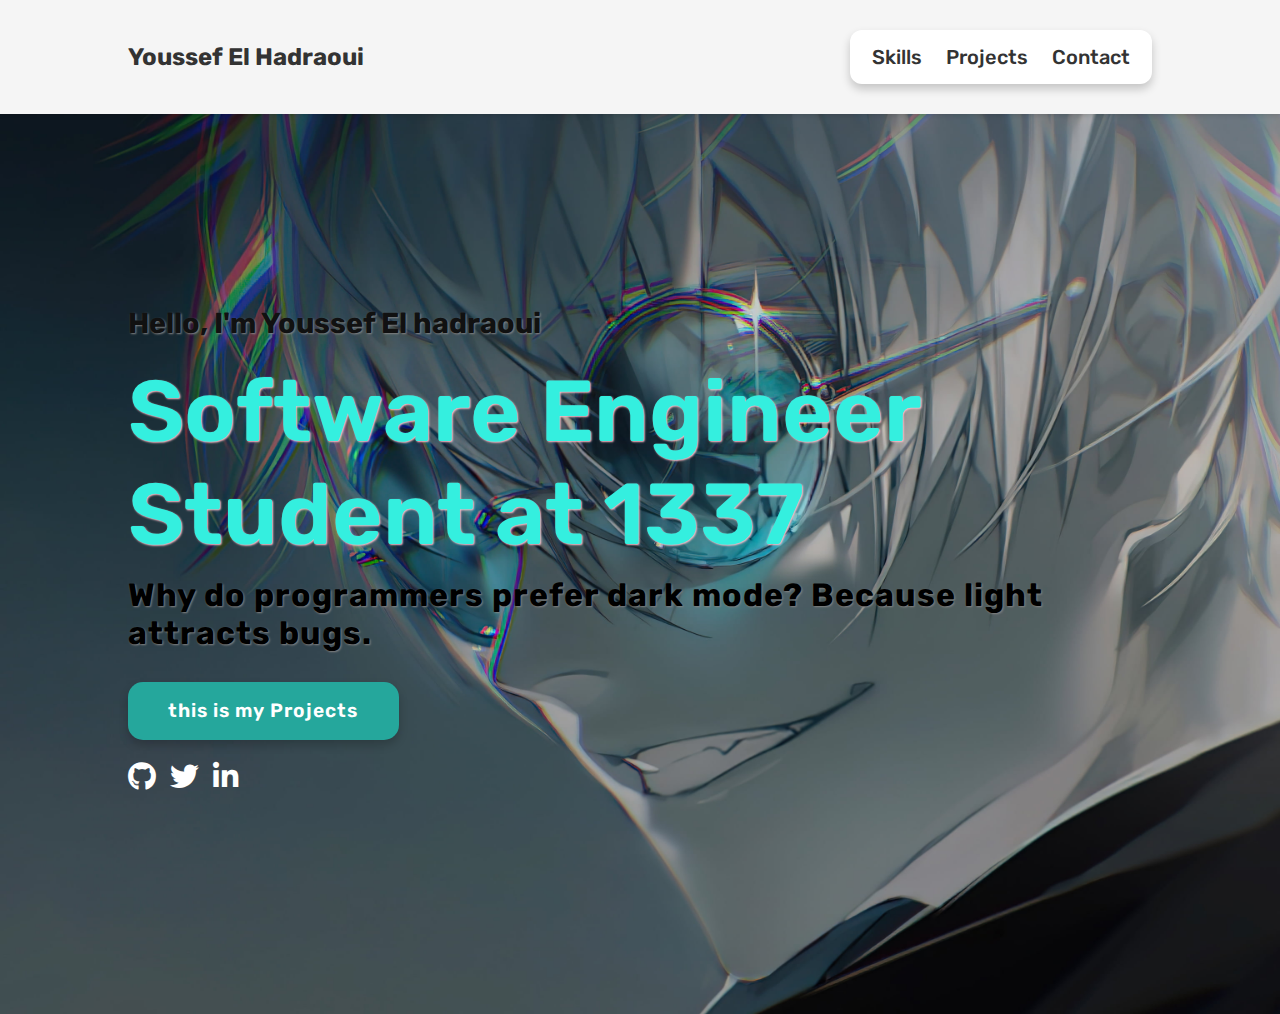
<file: srcs/requirements/bonus/website/app/index.html>
<!DOCTYPE html>
<html lang="en">
<head>
    <meta charset="UTF-8">
    <meta http-equiv="X-UA-Compatible" content="IE=edge">
    <meta name="viewport" content="width=device-width, initial-scale=1.0">
    <link rel="stylesheet" href="https://cdnjs.cloudflare.com/ajax/libs/font-awesome/6.5.2/css/all.min.css">
    <link rel="stylesheet" href="./css/style.css">
    <title>Youssef Elhadraoui</title>
</head>
<body>
    
    <header>
        <a href="#" class="logo">Youssef El hadraoui</a>
        <nav class="navbar">
            <li class="Skills"><a href="#Skills">Skills</a></li>
            <li class="Projects"><a href="#Projects">Projects</a></li>
            <li class="Contact"><a href="#Contact">Contact</a></li>
        </nav>
    </header>

    <section class="main">
        <h2>Hello, I'm Youssef El hadraoui<br><span>Software Engineer<br>Student at 1337</span></h2>
        <h3>Why do programmers prefer dark mode? Because light attracts bugs.</h3>
        <a href="https://www.youtube.com/watch?v=8VB-8W6Iswk&list=PLU_7UCadhRfBdPXaquO2ovh-NLOYk56wz&index=22" class="main-btn">this is my Projects</a>
        <div class="social-icone">
            <a href="https://github.com/yel-hadr"><i class="fab fa-github"></i></a>
            <a href="https://twitter.com/youssefElh12920"><i class="fab fa-twitter"></i></a>
            <a href="https://www.linkedin.com/in/youssef-el-hadraoui-a5516626a"><i class="fab fa-linkedin-in"></i></a>
        </div>
    </section>
</body>
</html>
</file>
<file: srcs/requirements/bonus/website/app/css/style.css>
@import url('https://fonts.googleapis.com/css2?family=Rubik:ital,wght@0,300..900;1,300..900&display=swap');

* {
    font-family: 'Rubik', sans-serif;
    margin: 0;
    padding: 0;
    box-sizing: border-box;
    scroll-behavior: smooth ;
}

header {
    display: flex;
    justify-content: space-between;
    align-items: center;
    padding: 30px 10%;
    background-color: whitesmoke;
    position: sticky;
    width: 100%;
    z-index: 1000;
    box-shadow: 0 2px 4px rgba(0, 0, 0, 0.1);
    box-shadow: #333;
}

/*
first child of header
*/
.logo {
    text-decoration: none;
    text-transform: capitalize;
    font-size: 1.5em;
    font-weight: 700;
    color: #333;
}
.logo:hover{
    color: #657984;
    cursor: pointer;
}
/*
second child of header
*/
.navbar{
    display: flex;
  align-items: center;
  background: #fff;
  padding: 15px 10px;
  border-radius: 12px;
  box-shadow: 0 5px 10px rgba(0,0,0,0.2);
}
.navbar li{
    list-style: none;
    margin: 0 12px;
}

.navbar li a{
    position: relative;
    color: #333;
    font-size: 20px;
    font-weight: 500;
    padding: 6px 0;
    text-decoration: none;
}

.navbar li a::before{
    content: '';
    position: absolute;
    bottom: 0;
    left: 0;
    height: 3px;
    width: 0%;
    background: #34efdf;
    border-radius: 12px;
    transition: all 0.4s ease;
}

.navbar li a:hover::before{
    width: 100%;
    color: #657984;
}

section {
    padding : 15% 10%;
}
.main {
    width: 100%;
    min-height: 100vh;
    display: flexbox;
    align-items: center;
    
    background: url('../images/image2.jpg') no-repeat center center/cover;
    background-size: cover;
    background-position: center;
    justify-content: center;
   
}

.main h2 {
    color: rgb(17, 17, 17);
    font-size: 1.8em;
    font-weight: 700;
    text-shadow: 1px 1px 2px rgb(131, 131, 131);
}
.main h2 span {
    display: inline-block;
    margin-top: 20px;
    color: #34efdf;
    font-size: 3em;
    font-weight: 600;
    text-shadow: 1px 1px 2px pink;
}
.main h3 {
    color: rgb(0, 0, 0);
    font-size: 2em;
    font-weight: 700;
    letter-spacing: 1px;
    margin-top: 10px;
    margin-bottom: 10px;
    text-shadow: 1px 1px 2px rgb(131, 131, 131);
}

.main-btn {
    color: white;
    background-color: #25a79c;
    text-decoration: none;
    font-size: 1.2em;
    font-weight: 600;
    display: inline-block;
    padding: 0.9em 2.1em;
    border-radius: 15px;
    letter-spacing: 1px;
    margin-top: 20px;
    margin-bottom: 20px;
    box-shadow: 0 5px 10px rgba(0,0,0,0.2);
    transition: all 0.7s ease;
}

.main-btn:hover {
    background-color: #11655e;
    transform: scale(1.1);
    cursor: pointer;
}

.social-icone a{
    color: #fff;
    font-size: 1.8em;
    padding-right: 10px;
    margin-top: 20px;
}
</file>
